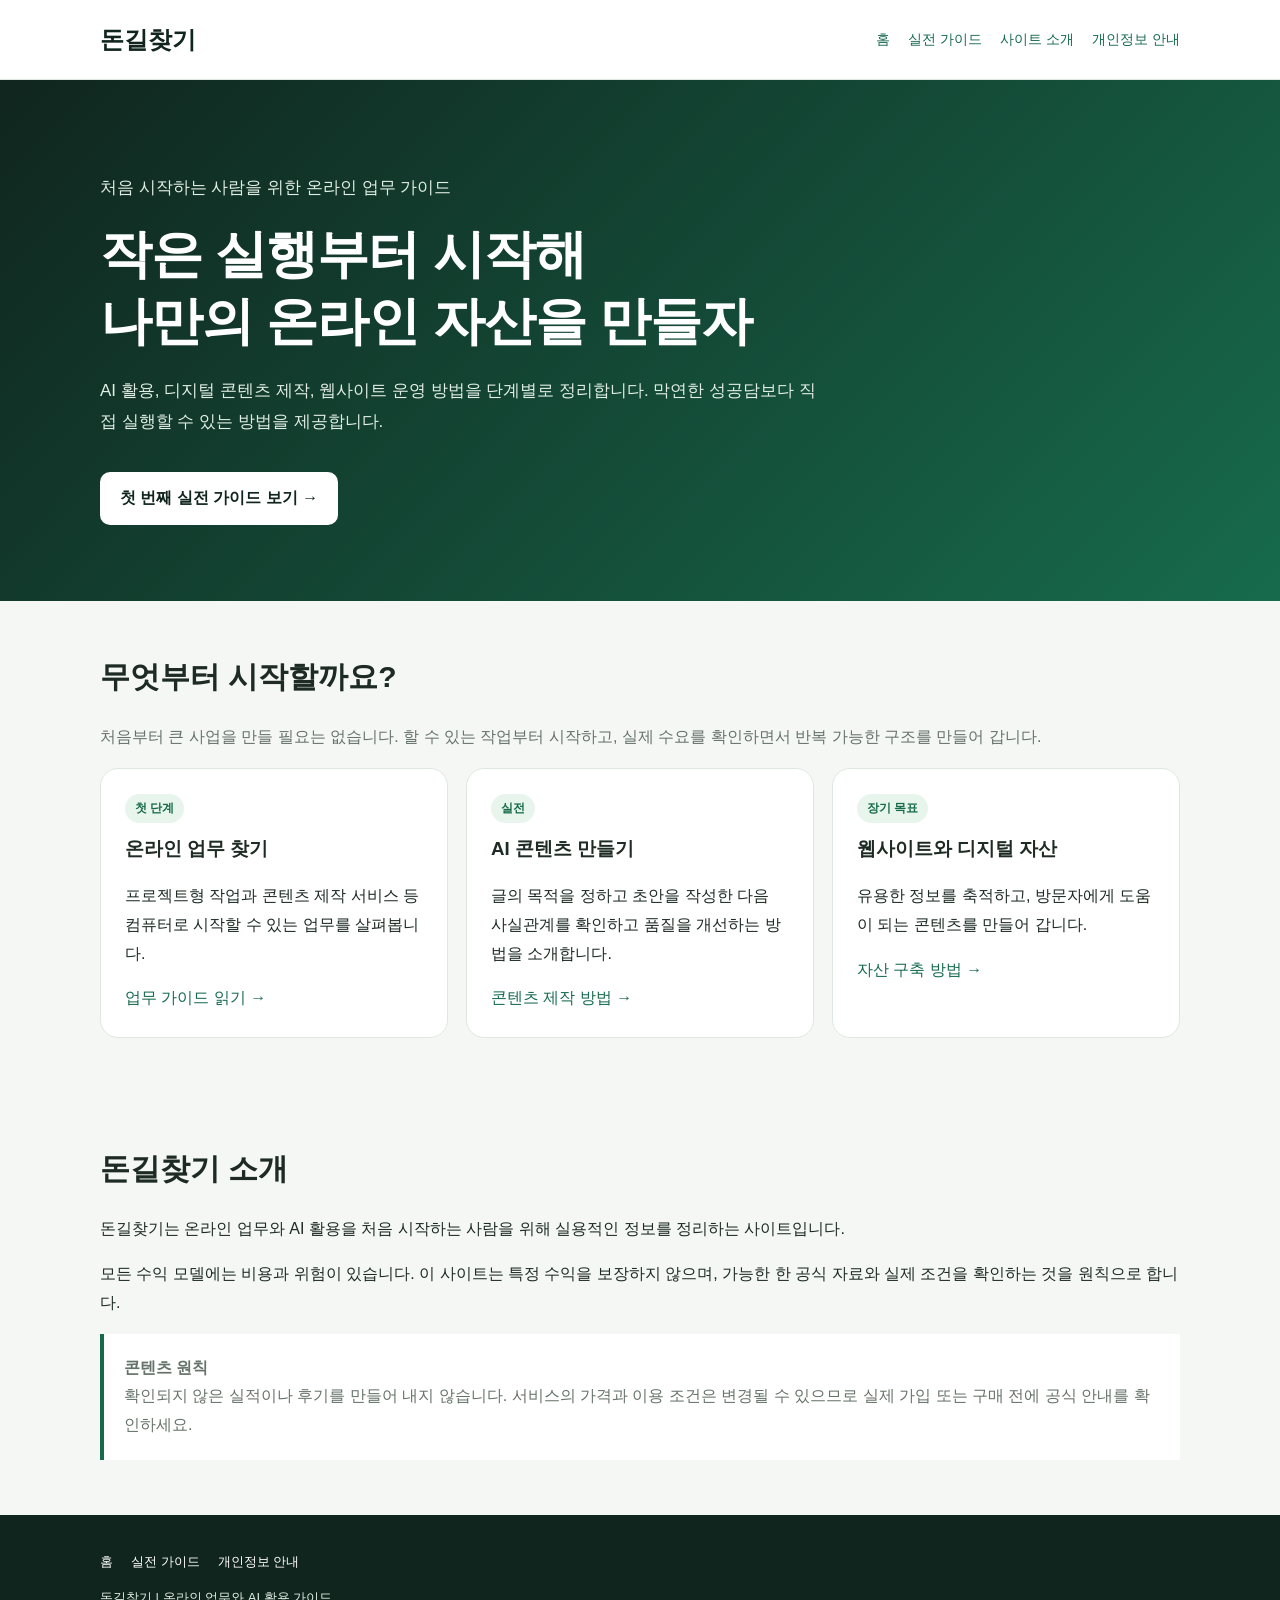
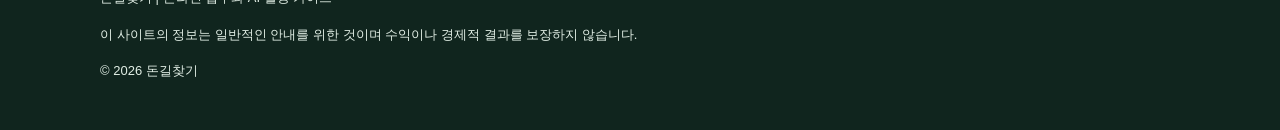
<file: index.html>
<!DOCTYPE html>
<html lang="ko">
<head>
  <meta name="naver-site-verification" content="7f97cfe20689a77bc1e03fa1c41d60e229abd3ce" />
  <meta name="google-site-verification" content="CH61koiAtB13nJLYXH5SV93jbZxwejbzaREdyKpmXtU" />
  <meta charset="UTF-8">
  <meta name="viewport" content="width=device-width, initial-scale=1">

  <title>돈길찾기 | 온라인 업무와 AI 활용 가이드</title>

  <meta
    name="description"
    content="온라인 업무, AI 콘텐츠 제작, 디지털 상품과 웹사이트 수익화를 초보자도 이해하기 쉽게 안내합니다."
  >

  <meta name="robots" content="index,follow">

  <link rel="stylesheet" href="style.css">
  <meta name="msvalidate.01" content="B0240B5EC82D76BE854D36AD368E2523" />
  <script type="text/javascript">
    (function(c,l,a,r,i,t,y){
        c[a]=c[a]||function(){(c[a].q=c[a].q||[]).push(arguments)};
        t=l.createElement(r);t.async=1;t.src="https://www.clarity.ms/tag/"+i;
        y=l.getElementsByTagName(r)[0];y.parentNode.insertBefore(t,y);
    })(window, document, "clarity", "script", "z98lnjf5k6");
</script>
</head>
  
 
<body>

<header>
  <div class="container header-inner">

    <a class="logo" href="index.html">돈길찾기</a>

    <nav>
      <a href="index.html">홈</a>
      <a href="guides.html">실전 가이드</a>
      <a href="#about">사이트 소개</a>
      <a href="privacy.html">개인정보 안내</a>
    </nav>

  </div>
</header>

<main>

  <section class="hero">
    <div class="container">

      <p>처음 시작하는 사람을 위한 온라인 업무 가이드</p>

      <h1>
        작은 실행부터 시작해<br>
        나만의 온라인 자산을 만들자
      </h1>

      <p>
        AI 활용, 디지털 콘텐츠 제작, 웹사이트 운영 방법을
        단계별로 정리합니다.
        막연한 성공담보다 직접 실행할 수 있는 방법을 제공합니다.
      </p>

      <a class="button" href="guides.html">
        첫 번째 실전 가이드 보기 →
      </a>

    </div>
  </section>

  <section class="section">
    <div class="container">

      <h2>무엇부터 시작할까요?</h2>

      <p class="muted">
        처음부터 큰 사업을 만들 필요는 없습니다.
        할 수 있는 작업부터 시작하고, 실제 수요를 확인하면서
        반복 가능한 구조를 만들어 갑니다.
      </p>

      <div class="grid">

        <article class="card">
          <span class="tag">첫 단계</span>

          <h3>온라인 업무 찾기</h3>

          <p>
            프로젝트형 작업과 콘텐츠 제작 서비스 등
            컴퓨터로 시작할 수 있는 업무를 살펴봅니다.
          </p>

          <a href="guides.html#work">
            업무 가이드 읽기 →
          </a>
        </article>

        <article class="card">
          <span class="tag">실전</span>

          <h3>AI 콘텐츠 만들기</h3>

          <p>
            글의 목적을 정하고 초안을 작성한 다음
            사실관계를 확인하고 품질을 개선하는 방법을 소개합니다.
          </p>

          <a href="guides.html#content">
            콘텐츠 제작 방법 →
          </a>
        </article>

        <article class="card">
          <span class="tag">장기 목표</span>

          <h3>웹사이트와 디지털 자산</h3>

          <p>
            유용한 정보를 축적하고,
            방문자에게 도움이 되는 콘텐츠를 만들어 갑니다.
          </p>

          <a href="guides.html#assets">
            자산 구축 방법 →
          </a>
        </article>

      </div>

    </div>
  </section>

  <section class="section" id="about">
    <div class="container">

      <h2>돈길찾기 소개</h2>

      <p>
        돈길찾기는 온라인 업무와 AI 활용을 처음 시작하는 사람을 위해
        실용적인 정보를 정리하는 사이트입니다.
      </p>

      <p>
        모든 수익 모델에는 비용과 위험이 있습니다.
        이 사이트는 특정 수익을 보장하지 않으며,
        가능한 한 공식 자료와 실제 조건을 확인하는 것을 원칙으로 합니다.
      </p>

      <div class="notice">
        <strong>콘텐츠 원칙</strong><br>
        확인되지 않은 실적이나 후기를 만들어 내지 않습니다.
        서비스의 가격과 이용 조건은 변경될 수 있으므로
        실제 가입 또는 구매 전에 공식 안내를 확인하세요.
      </div>

    </div>
  </section>

</main>

<footer>
  <div class="container">

    <div class="footer-links">
      <a href="index.html">홈</a>
      <a href="guides.html">실전 가이드</a>
      <a href="privacy.html">개인정보 안내</a>
    </div>

    <p>돈길찾기 | 온라인 업무와 AI 활용 가이드</p>

    <p>
      이 사이트의 정보는 일반적인 안내를 위한 것이며
      수익이나 경제적 결과를 보장하지 않습니다.
    </p>

    <p>© 2026 돈길찾기</p>

  </div>
</footer>

</body>
</html>
</file>
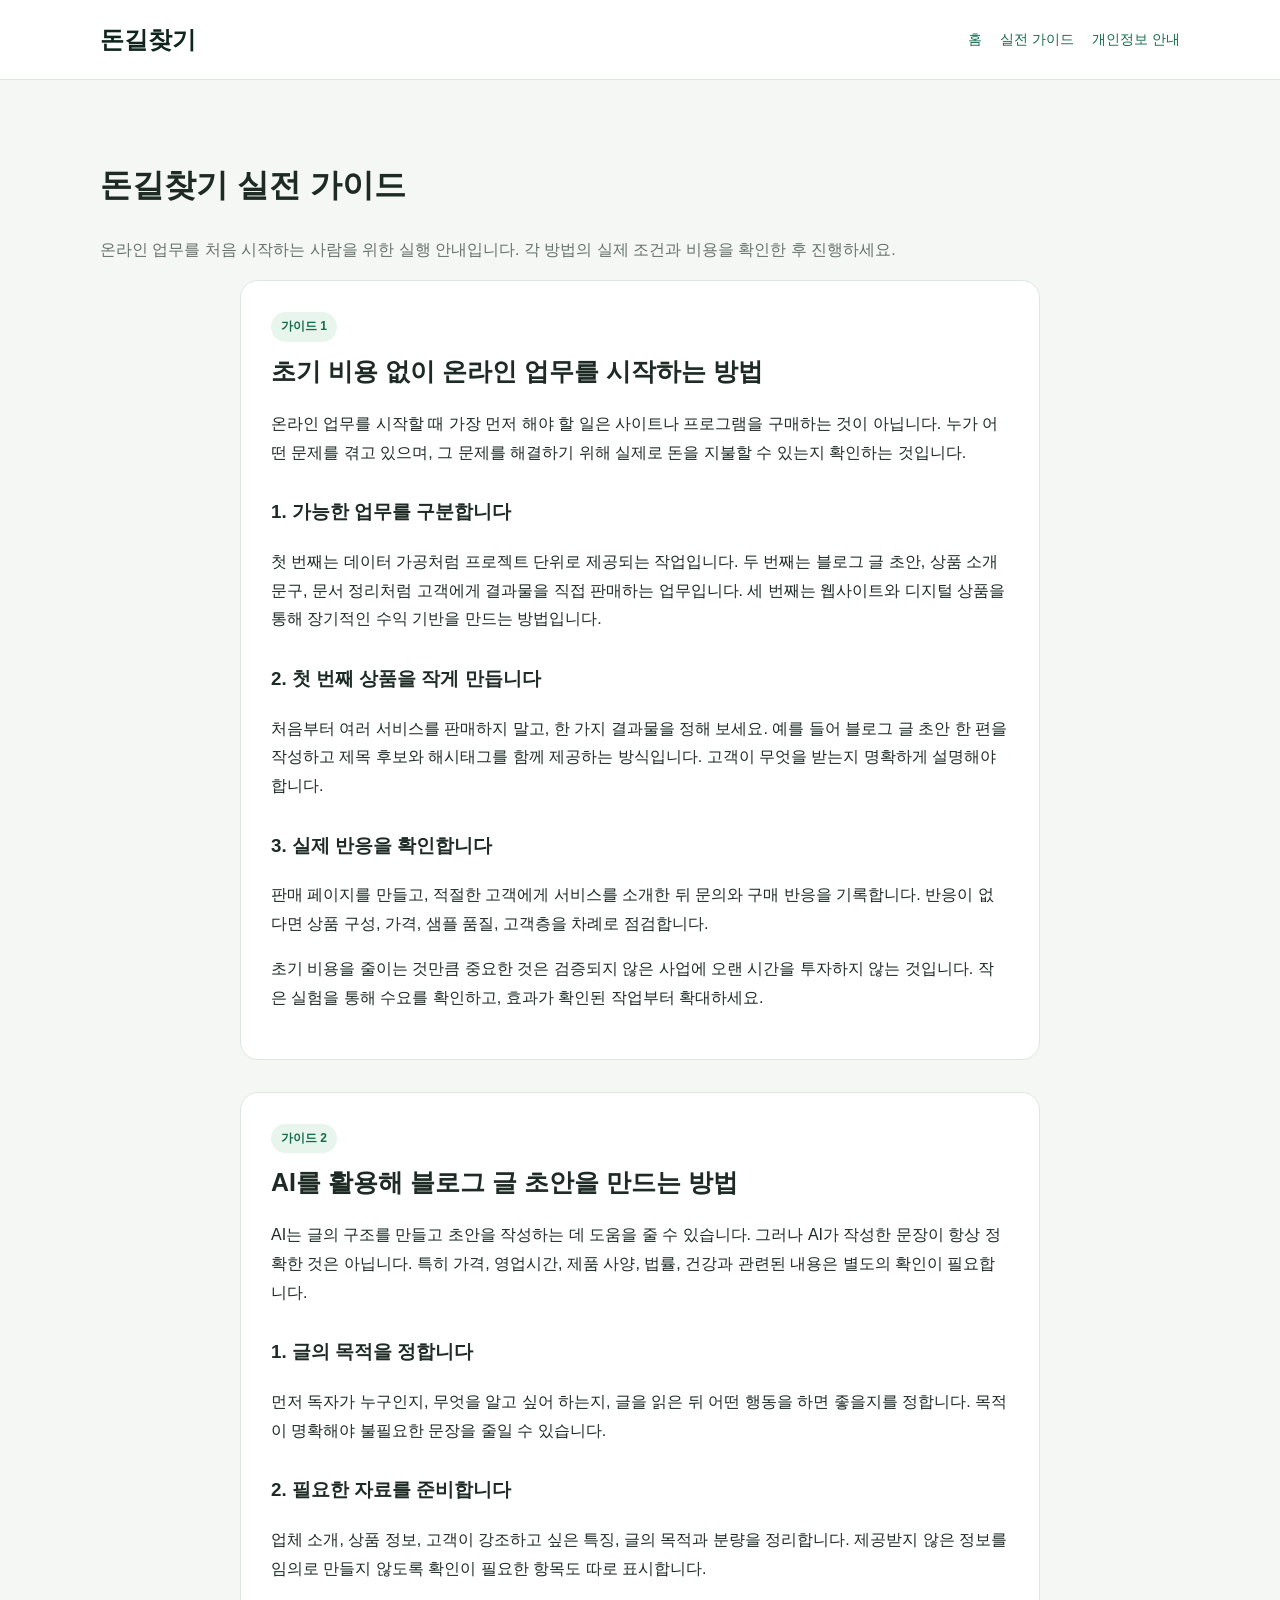
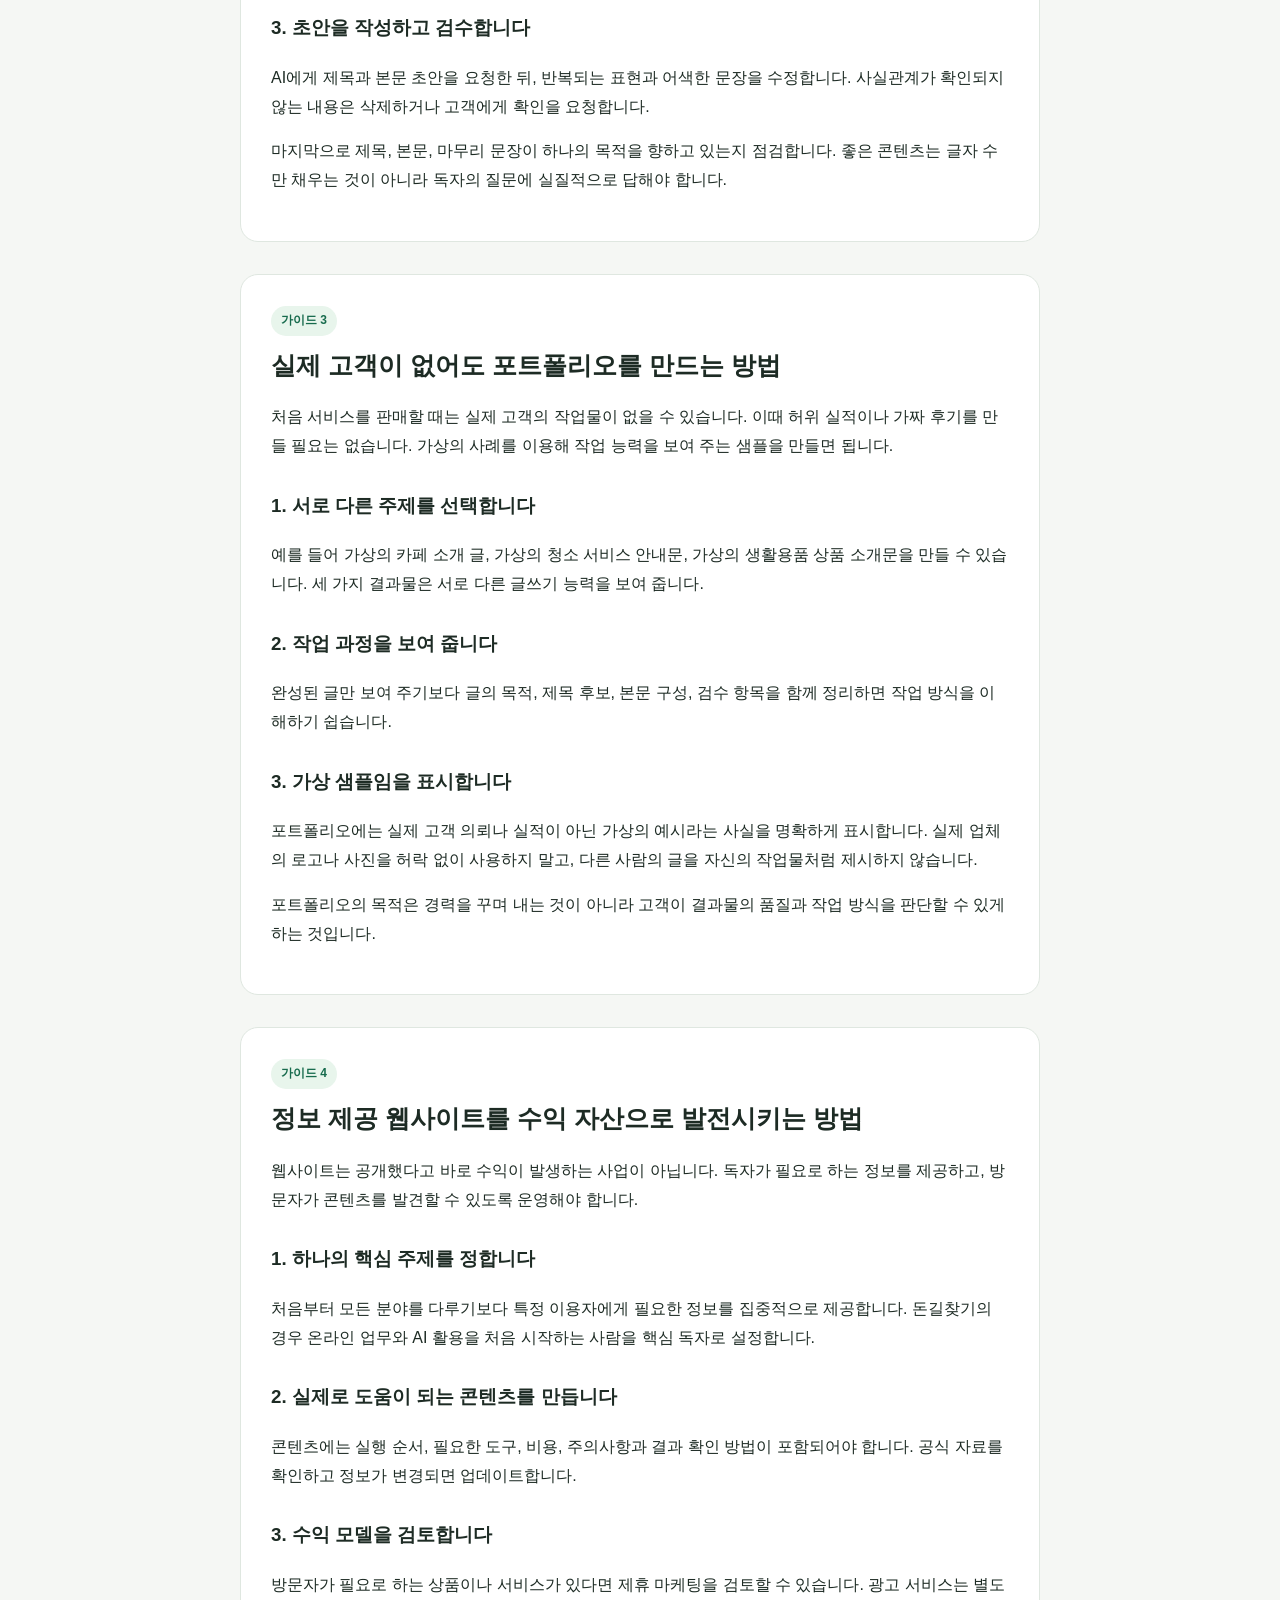
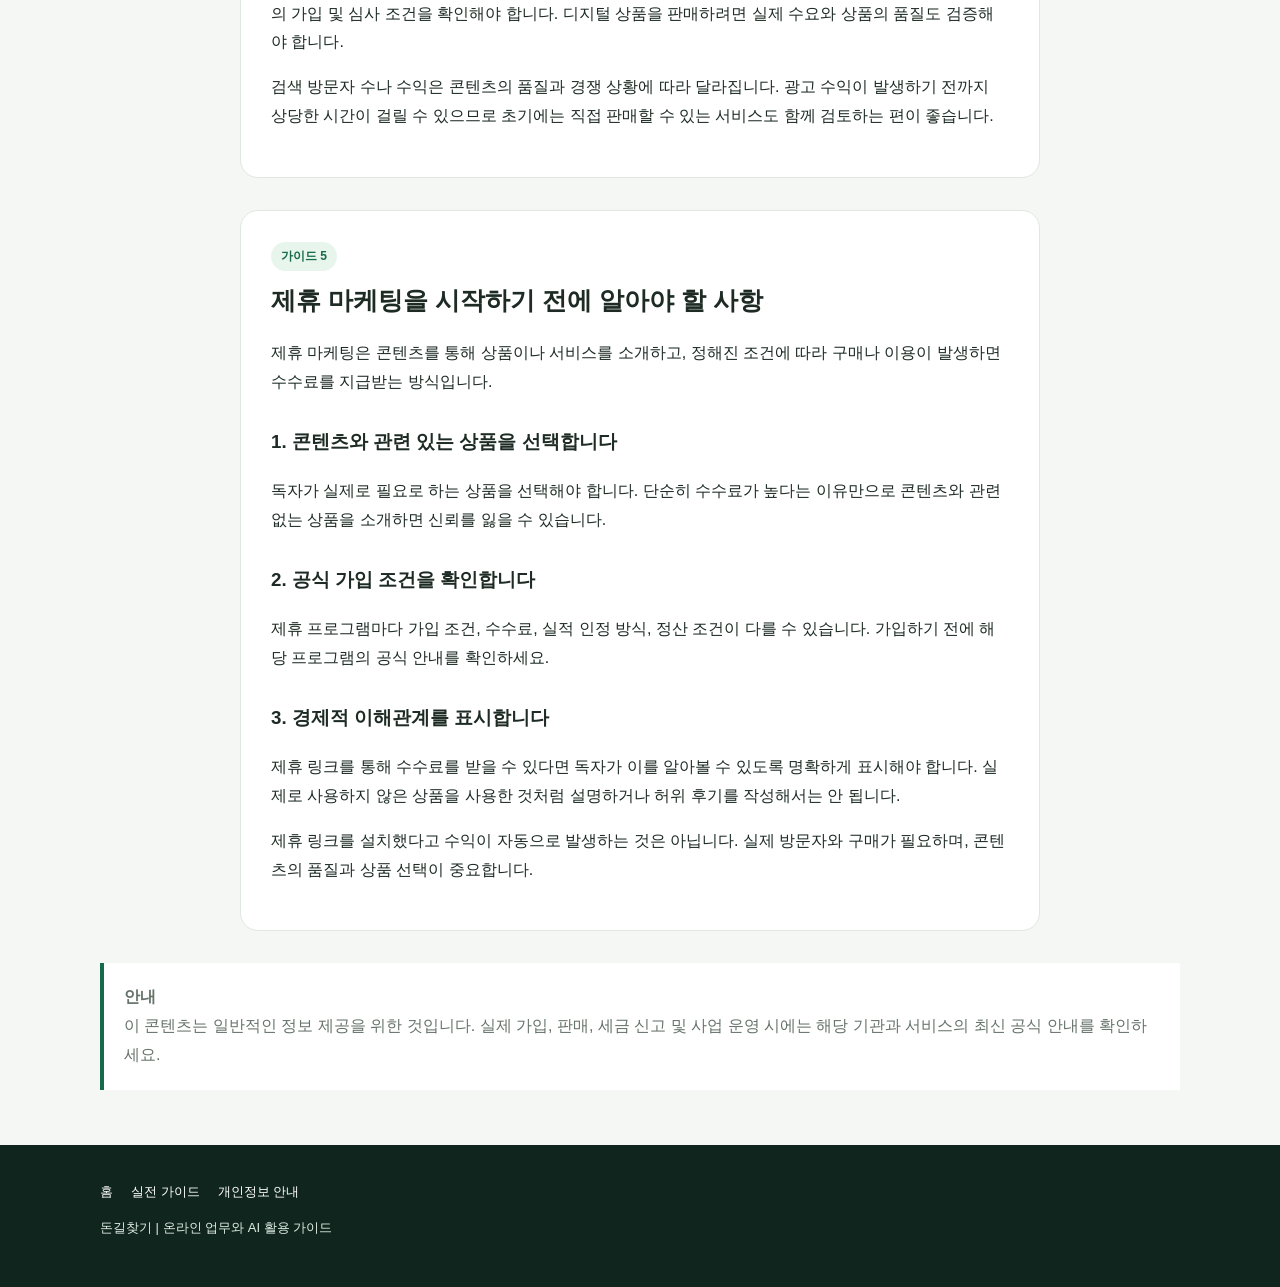
<file: guides.html>
<!DOCTYPE html>
<html lang="ko">
<head>
  <meta charset="UTF-8">
  <meta name="viewport" content="width=device-width, initial-scale=1">

  <title>온라인 업무와 AI 활용 실전 가이드 | 돈길찾기</title>

  <meta
    name="description"
    content="온라인 업무 시작 방법, AI 콘텐츠 제작, 포트폴리오 제작, 웹사이트 운영과 제휴 마케팅을 안내합니다."
  >

  <link rel="stylesheet" href="style.css">
  <script type="text/javascript">
    (function(c,l,a,r,i,t,y){
        c[a]=c[a]||function(){(c[a].q=c[a].q||[]).push(arguments)};
        t=l.createElement(r);t.async=1;t.src="https://www.clarity.ms/tag/"+i;
        y=l.getElementsByTagName(r)[0];y.parentNode.insertBefore(t,y);
    })(window, document, "clarity", "script", "z98lnjf5k6");
</script>
</head>

<body>

<header>
  <div class="container header-inner">

    <a class="logo" href="index.html">돈길찾기</a>

    <nav>
      <a href="index.html">홈</a>
      <a href="guides.html">실전 가이드</a>
      <a href="privacy.html">개인정보 안내</a>
    </nav>

  </div>
</header>

<main class="section">

  <div class="container">

    <h1>돈길찾기 실전 가이드</h1>

    <p class="muted">
      온라인 업무를 처음 시작하는 사람을 위한 실행 안내입니다.
      각 방법의 실제 조건과 비용을 확인한 후 진행하세요.
    </p>

    <article class="article" id="work">

      <span class="tag">가이드 1</span>

      <h2>초기 비용 없이 온라인 업무를 시작하는 방법</h2>

      <p>
        온라인 업무를 시작할 때 가장 먼저 해야 할 일은
        사이트나 프로그램을 구매하는 것이 아닙니다.
        누가 어떤 문제를 겪고 있으며, 그 문제를 해결하기 위해
        실제로 돈을 지불할 수 있는지 확인하는 것입니다.
      </p>

      <h3>1. 가능한 업무를 구분합니다</h3>

      <p>
        첫 번째는 데이터 가공처럼 프로젝트 단위로 제공되는 작업입니다.
        두 번째는 블로그 글 초안, 상품 소개 문구, 문서 정리처럼
        고객에게 결과물을 직접 판매하는 업무입니다.
        세 번째는 웹사이트와 디지털 상품을 통해
        장기적인 수익 기반을 만드는 방법입니다.
      </p>

      <h3>2. 첫 번째 상품을 작게 만듭니다</h3>

      <p>
        처음부터 여러 서비스를 판매하지 말고,
        한 가지 결과물을 정해 보세요.
        예를 들어 블로그 글 초안 한 편을 작성하고
        제목 후보와 해시태그를 함께 제공하는 방식입니다.
        고객이 무엇을 받는지 명확하게 설명해야 합니다.
      </p>

      <h3>3. 실제 반응을 확인합니다</h3>

      <p>
        판매 페이지를 만들고, 적절한 고객에게 서비스를 소개한 뒤
        문의와 구매 반응을 기록합니다.
        반응이 없다면 상품 구성, 가격, 샘플 품질,
        고객층을 차례로 점검합니다.
      </p>

      <p>
        초기 비용을 줄이는 것만큼 중요한 것은
        검증되지 않은 사업에 오랜 시간을 투자하지 않는 것입니다.
        작은 실험을 통해 수요를 확인하고,
        효과가 확인된 작업부터 확대하세요.
      </p>

    </article>

    <article class="article" id="content">

      <span class="tag">가이드 2</span>

      <h2>AI를 활용해 블로그 글 초안을 만드는 방법</h2>

      <p>
        AI는 글의 구조를 만들고 초안을 작성하는 데 도움을 줄 수 있습니다.
        그러나 AI가 작성한 문장이 항상 정확한 것은 아닙니다.
        특히 가격, 영업시간, 제품 사양, 법률, 건강과 관련된 내용은
        별도의 확인이 필요합니다.
      </p>

      <h3>1. 글의 목적을 정합니다</h3>

      <p>
        먼저 독자가 누구인지, 무엇을 알고 싶어 하는지,
        글을 읽은 뒤 어떤 행동을 하면 좋을지를 정합니다.
        목적이 명확해야 불필요한 문장을 줄일 수 있습니다.
      </p>

      <h3>2. 필요한 자료를 준비합니다</h3>

      <p>
        업체 소개, 상품 정보, 고객이 강조하고 싶은 특징,
        글의 목적과 분량을 정리합니다.
        제공받지 않은 정보를 임의로 만들지 않도록
        확인이 필요한 항목도 따로 표시합니다.
      </p>

      <h3>3. 초안을 작성하고 검수합니다</h3>

      <p>
        AI에게 제목과 본문 초안을 요청한 뒤,
        반복되는 표현과 어색한 문장을 수정합니다.
        사실관계가 확인되지 않는 내용은 삭제하거나
        고객에게 확인을 요청합니다.
      </p>

      <p>
        마지막으로 제목, 본문, 마무리 문장이
        하나의 목적을 향하고 있는지 점검합니다.
        좋은 콘텐츠는 글자 수만 채우는 것이 아니라
        독자의 질문에 실질적으로 답해야 합니다.
      </p>

    </article>

    <article class="article" id="portfolio">

      <span class="tag">가이드 3</span>

      <h2>실제 고객이 없어도 포트폴리오를 만드는 방법</h2>

      <p>
        처음 서비스를 판매할 때는 실제 고객의 작업물이 없을 수 있습니다.
        이때 허위 실적이나 가짜 후기를 만들 필요는 없습니다.
        가상의 사례를 이용해 작업 능력을 보여 주는 샘플을 만들면 됩니다.
      </p>

      <h3>1. 서로 다른 주제를 선택합니다</h3>

      <p>
        예를 들어 가상의 카페 소개 글,
        가상의 청소 서비스 안내문,
        가상의 생활용품 상품 소개문을 만들 수 있습니다.
        세 가지 결과물은 서로 다른 글쓰기 능력을 보여 줍니다.
      </p>

      <h3>2. 작업 과정을 보여 줍니다</h3>

      <p>
        완성된 글만 보여 주기보다
        글의 목적, 제목 후보, 본문 구성, 검수 항목을
        함께 정리하면 작업 방식을 이해하기 쉽습니다.
      </p>

      <h3>3. 가상 샘플임을 표시합니다</h3>

      <p>
        포트폴리오에는 실제 고객 의뢰나 실적이 아닌
        가상의 예시라는 사실을 명확하게 표시합니다.
        실제 업체의 로고나 사진을 허락 없이 사용하지 말고,
        다른 사람의 글을 자신의 작업물처럼 제시하지 않습니다.
      </p>

      <p>
        포트폴리오의 목적은 경력을 꾸며 내는 것이 아니라
        고객이 결과물의 품질과 작업 방식을 판단할 수 있게 하는 것입니다.
      </p>

    </article>

    <article class="article" id="assets">

      <span class="tag">가이드 4</span>

      <h2>정보 제공 웹사이트를 수익 자산으로 발전시키는 방법</h2>

      <p>
        웹사이트는 공개했다고 바로 수익이 발생하는 사업이 아닙니다.
        독자가 필요로 하는 정보를 제공하고,
        방문자가 콘텐츠를 발견할 수 있도록 운영해야 합니다.
      </p>

      <h3>1. 하나의 핵심 주제를 정합니다</h3>

      <p>
        처음부터 모든 분야를 다루기보다
        특정 이용자에게 필요한 정보를 집중적으로 제공합니다.
        돈길찾기의 경우 온라인 업무와 AI 활용을
        처음 시작하는 사람을 핵심 독자로 설정합니다.
      </p>

      <h3>2. 실제로 도움이 되는 콘텐츠를 만듭니다</h3>

      <p>
        콘텐츠에는 실행 순서, 필요한 도구, 비용,
        주의사항과 결과 확인 방법이 포함되어야 합니다.
        공식 자료를 확인하고 정보가 변경되면 업데이트합니다.
      </p>

      <h3>3. 수익 모델을 검토합니다</h3>

      <p>
        방문자가 필요로 하는 상품이나 서비스가 있다면
        제휴 마케팅을 검토할 수 있습니다.
        광고 서비스는 별도의 가입 및 심사 조건을 확인해야 합니다.
        디지털 상품을 판매하려면 실제 수요와 상품의 품질도 검증해야 합니다.
      </p>

      <p>
        검색 방문자 수나 수익은 콘텐츠의 품질과 경쟁 상황에 따라 달라집니다.
        광고 수익이 발생하기 전까지 상당한 시간이 걸릴 수 있으므로
        초기에는 직접 판매할 수 있는 서비스도 함께 검토하는 편이 좋습니다.
      </p>

    </article>

    <article class="article" id="affiliate">

      <span class="tag">가이드 5</span>

      <h2>제휴 마케팅을 시작하기 전에 알아야 할 사항</h2>

      <p>
        제휴 마케팅은 콘텐츠를 통해 상품이나 서비스를 소개하고,
        정해진 조건에 따라 구매나 이용이 발생하면
        수수료를 지급받는 방식입니다.
      </p>

      <h3>1. 콘텐츠와 관련 있는 상품을 선택합니다</h3>

      <p>
        독자가 실제로 필요로 하는 상품을 선택해야 합니다.
        단순히 수수료가 높다는 이유만으로
        콘텐츠와 관련 없는 상품을 소개하면 신뢰를 잃을 수 있습니다.
      </p>

      <h3>2. 공식 가입 조건을 확인합니다</h3>

      <p>
        제휴 프로그램마다 가입 조건, 수수료,
        실적 인정 방식, 정산 조건이 다를 수 있습니다.
        가입하기 전에 해당 프로그램의 공식 안내를 확인하세요.
      </p>

      <h3>3. 경제적 이해관계를 표시합니다</h3>

      <p>
        제휴 링크를 통해 수수료를 받을 수 있다면
        독자가 이를 알아볼 수 있도록 명확하게 표시해야 합니다.
        실제로 사용하지 않은 상품을 사용한 것처럼 설명하거나
        허위 후기를 작성해서는 안 됩니다.
      </p>

      <p>
        제휴 링크를 설치했다고 수익이 자동으로 발생하는 것은 아닙니다.
        실제 방문자와 구매가 필요하며,
        콘텐츠의 품질과 상품 선택이 중요합니다.
      </p>

    </article>

    <div class="notice">
      <strong>안내</strong><br>
      이 콘텐츠는 일반적인 정보 제공을 위한 것입니다.
      실제 가입, 판매, 세금 신고 및 사업 운영 시에는
      해당 기관과 서비스의 최신 공식 안내를 확인하세요.
    </div>

  </div>

</main>

<footer>
  <div class="container">

    <div class="footer-links">
      <a href="index.html">홈</a>
      <a href="guides.html">실전 가이드</a>
      <a href="privacy.html">개인정보 안내</a>
    </div>

    <p>돈길찾기 | 온라인 업무와 AI 활용 가이드</p>

  </div>
</footer>

</body>
</html>
</file>
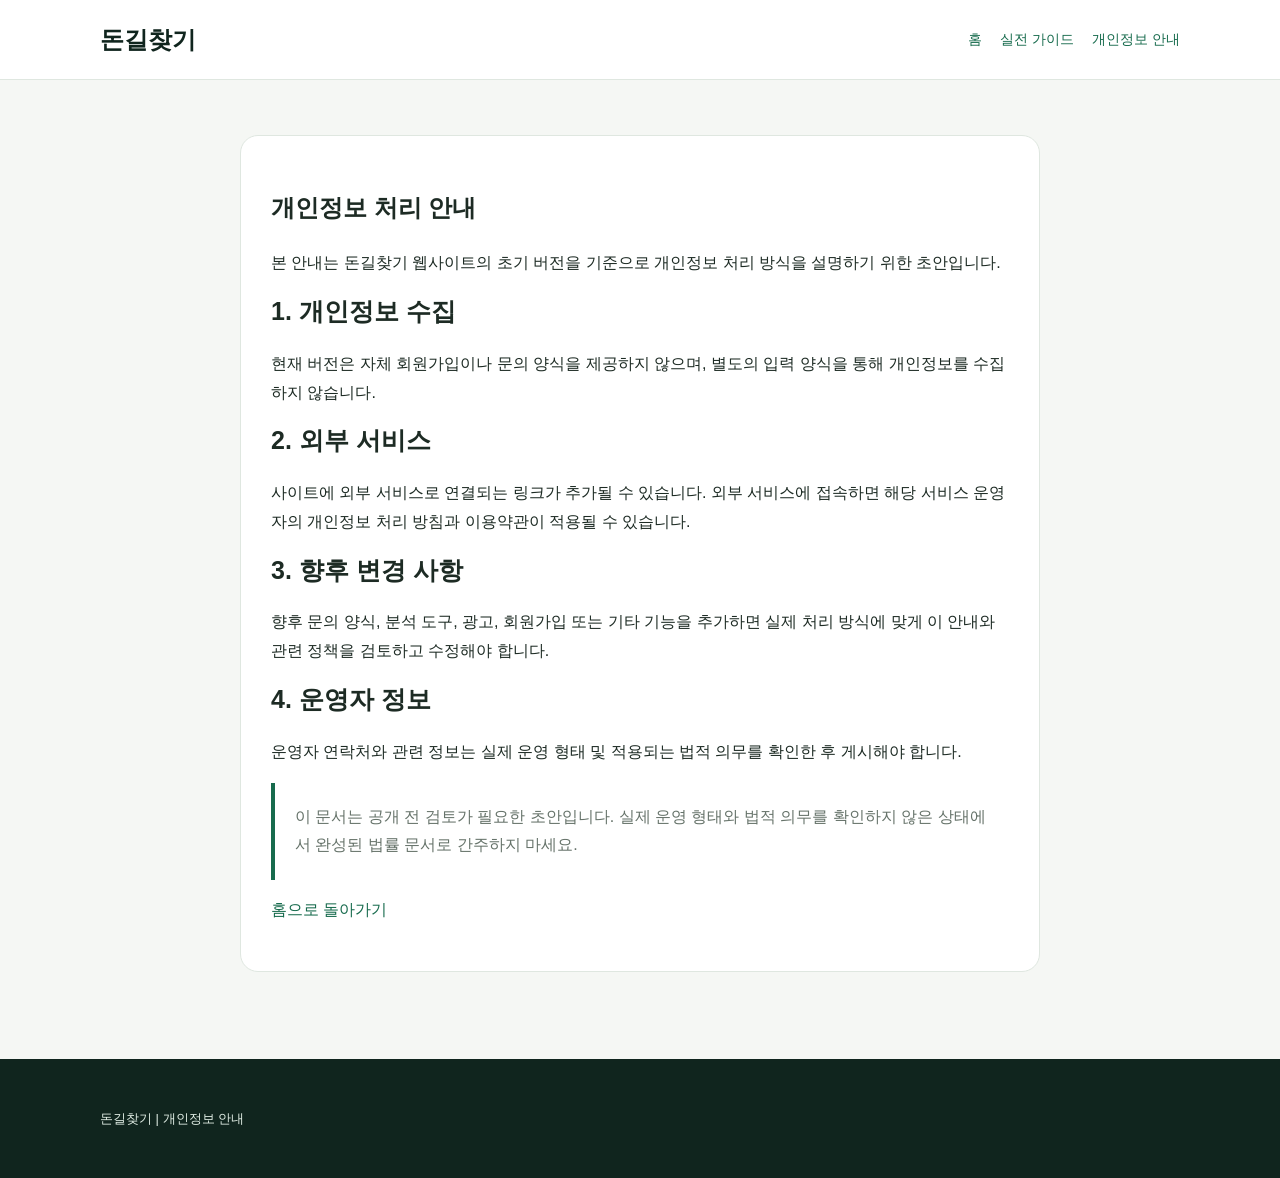
<file: privacy.html>
<!DOCTYPE html>
<html lang="ko">
<head>
  <meta charset="UTF-8">
  <meta name="viewport" content="width=device-width, initial-scale=1">

  <title>개인정보 안내 | 돈길찾기</title>

  <link rel="stylesheet" href="style.css">
  <script type="text/javascript">
    (function(c,l,a,r,i,t,y){
        c[a]=c[a]||function(){(c[a].q=c[a].q||[]).push(arguments)};
        t=l.createElement(r);t.async=1;t.src="https://www.clarity.ms/tag/"+i;
        y=l.getElementsByTagName(r)[0];y.parentNode.insertBefore(t,y);
    })(window, document, "clarity", "script", "z98lnjf5k6");
</script>
</head>

<body>

<header>
  <div class="container header-inner">
    <a class="logo" href="index.html">돈길찾기</a>

    <nav>
      <a href="index.html">홈</a>
      <a href="guides.html">실전 가이드</a>
      <a href="privacy.html">개인정보 안내</a>
    </nav>
  </div>
</header>

<main class="section">
  <div class="container">

    <article class="article">

      <h1>개인정보 처리 안내</h1>

      <p>
        본 안내는 돈길찾기 웹사이트의 초기 버전을 기준으로
        개인정보 처리 방식을 설명하기 위한 초안입니다.
      </p>

      <h2>1. 개인정보 수집</h2>

      <p>
        현재 버전은 자체 회원가입이나 문의 양식을 제공하지 않으며,
        별도의 입력 양식을 통해 개인정보를 수집하지 않습니다.
      </p>

      <h2>2. 외부 서비스</h2>

      <p>
        사이트에 외부 서비스로 연결되는 링크가 추가될 수 있습니다.
        외부 서비스에 접속하면 해당 서비스 운영자의 개인정보 처리
        방침과 이용약관이 적용될 수 있습니다.
      </p>

      <h2>3. 향후 변경 사항</h2>

      <p>
        향후 문의 양식, 분석 도구, 광고, 회원가입 또는
        기타 기능을 추가하면 실제 처리 방식에 맞게
        이 안내와 관련 정책을 검토하고 수정해야 합니다.
      </p>

      <h2>4. 운영자 정보</h2>

      <p>
        운영자 연락처와 관련 정보는 실제 운영 형태 및
        적용되는 법적 의무를 확인한 후 게시해야 합니다.
      </p>

      <div class="notice">
        이 문서는 공개 전 검토가 필요한 초안입니다.
        실제 운영 형태와 법적 의무를 확인하지 않은 상태에서
        완성된 법률 문서로 간주하지 마세요.
      </div>

      <p>
        <a href="index.html">홈으로 돌아가기</a>
      </p>

    </article>

  </div>
</main>

<footer>
  <div class="container">
    <p>돈길찾기 | 개인정보 안내</p>
  </div>
</footer>

</body>
</html>
</file>
<file: style.css>
:root {
  --bg: #f5f7f4;
  --surface: #ffffff;
  --text: #1d2b24;
  --muted: #66736a;
  --primary: #176b4d;
  --dark: #10251e;
  --accent: #e8f5ec;
  --border: #dfe7e0;
  --radius: 18px;
}

* {
  box-sizing: border-box;
}

html {
  scroll-behavior: smooth;
}

body {
  margin: 0;
  color: var(--text);
  background: var(--bg);
  font-family:
    -apple-system,
    BlinkMacSystemFont,
    "Malgun Gothic",
    "Segoe UI",
    sans-serif;
  line-height: 1.8;
}

a {
  color: var(--primary);
  text-decoration: none;
}

a:hover {
  text-decoration: underline;
}

.container {
  width: min(1080px, 92%);
  margin: 0 auto;
}

header {
  background: var(--surface);
  border-bottom: 1px solid var(--border);
}

.header-inner {
  display: flex;
  justify-content: space-between;
  align-items: center;
  gap: 20px;
  padding: 18px 0;
}

.logo {
  color: var(--dark);
  font-size: 24px;
  font-weight: 900;
}

nav {
  display: flex;
  flex-wrap: wrap;
  gap: 18px;
  font-size: 14px;
}

.hero {
  padding: 76px 0;
  color: white;
  background: linear-gradient(135deg, #10251e, #176b4d);
}

.hero h1 {
  max-width: 760px;
  margin: 0 0 20px;
  font-size: clamp(32px, 5vw, 52px);
  line-height: 1.3;
  letter-spacing: -1px;
}

.hero p {
  max-width: 720px;
  color: #e1eee5;
  font-size: 17px;
}

.button {
  display: inline-block;
  margin-top: 18px;
  padding: 12px 20px;
  border-radius: 10px;
  background: white;
  color: var(--dark);
  font-weight: 800;
}

.section {
  padding: 55px 0;
}

.section h2 {
  margin-top: 0;
  font-size: 30px;
  line-height: 1.4;
}

.muted {
  color: var(--muted);
}

.grid {
  display: grid;
  grid-template-columns: repeat(3, minmax(0, 1fr));
  gap: 18px;
}

.card {
  padding: 24px;
  border: 1px solid var(--border);
  border-radius: var(--radius);
  background: var(--surface);
}

.card h3 {
  margin-top: 0;
  line-height: 1.5;
}

.tag {
  display: inline-block;
  margin-bottom: 12px;
  padding: 4px 10px;
  border-radius: 999px;
  background: var(--accent);
  color: var(--primary);
  font-size: 12px;
  font-weight: 800;
}

.article {
  max-width: 800px;
  margin: 0 auto 32px;
  padding: 30px;
  border: 1px solid var(--border);
  border-radius: var(--radius);
  background: white;
}

.article h2 {
  font-size: 25px;
}

.article h3 {
  margin-top: 28px;
}

.notice {
  padding: 20px;
  border-left: 4px solid var(--primary);
  background: white;
  color: var(--muted);
}

footer {
  padding: 35px 0;
  background: var(--dark);
  color: #e1eee5;
  font-size: 13px;
}

footer a {
  color: white;
}

.footer-links {
  display: flex;
  flex-wrap: wrap;
  gap: 18px;
}

@media (max-width: 760px) {
  .header-inner {
    align-items: flex-start;
    flex-direction: column;
  }

  nav {
    gap: 12px;
  }

  .hero {
    padding: 50px 0;
  }

  .grid {
    grid-template-columns: 1fr;
  }

  .section {
    padding: 38px 0;
  }

  .article {
    padding: 20px;
  }
}
</file>
